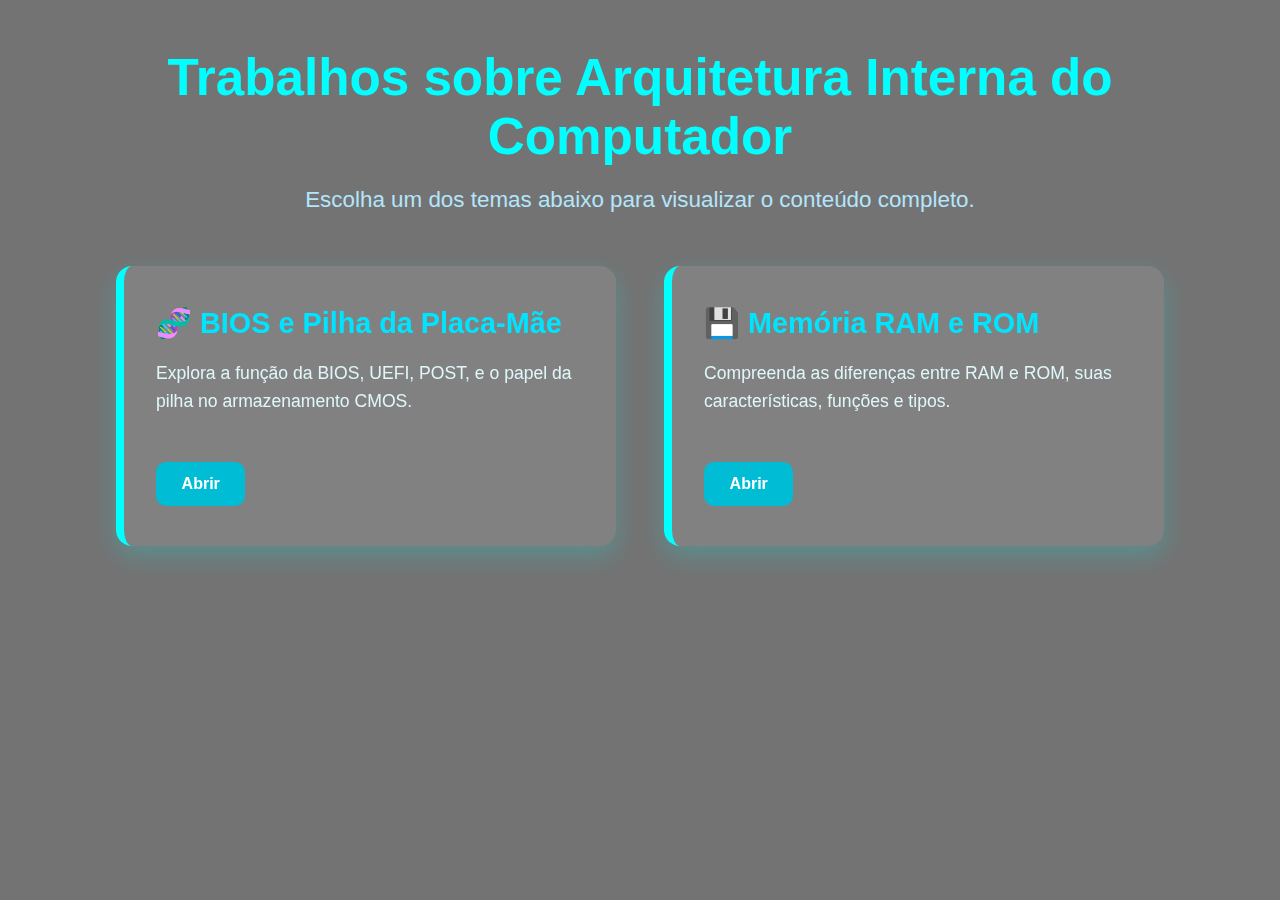
<file: index.html>
<!DOCTYPE html>
<html lang="pt">
<head>
  <meta charset="UTF-8" />
  <meta name="viewport" content="width=device-width, initial-scale=1.0"/>
  <title>Trabalhos de Memória</title>
  <link rel="stylesheet" href="/style.css" />
  <script src="/script.js" defer></script>
</head>
<body>
  <header>
    <h1>Trabalhos sobre Arquitetura Interna do Computador</h1>
    <p>Escolha um dos temas abaixo para visualizar o conteúdo completo.</p>
  </header>

  <main class="card-container">
    <div class="card" onclick="abrirTrabalho('/BiosPilha/BiosPilha.html')">
      <h2>🧬 BIOS e Pilha da Placa-Mãe</h2>
      <p>Explora a função da BIOS, UEFI, POST, e o papel da pilha no armazenamento CMOS.</p>
      <button>Abrir</button>
    </div>

    <div class="card" onclick="abrirTrabalho('/RamRom/RamRom.html')">
      <h2>💾 Memória RAM e ROM</h2>
      <p>Compreenda as diferenças entre RAM e ROM, suas características, funções e tipos.</p>
      <button>Abrir</button>
    </div>
  </main>
</body>
</html>
</file>
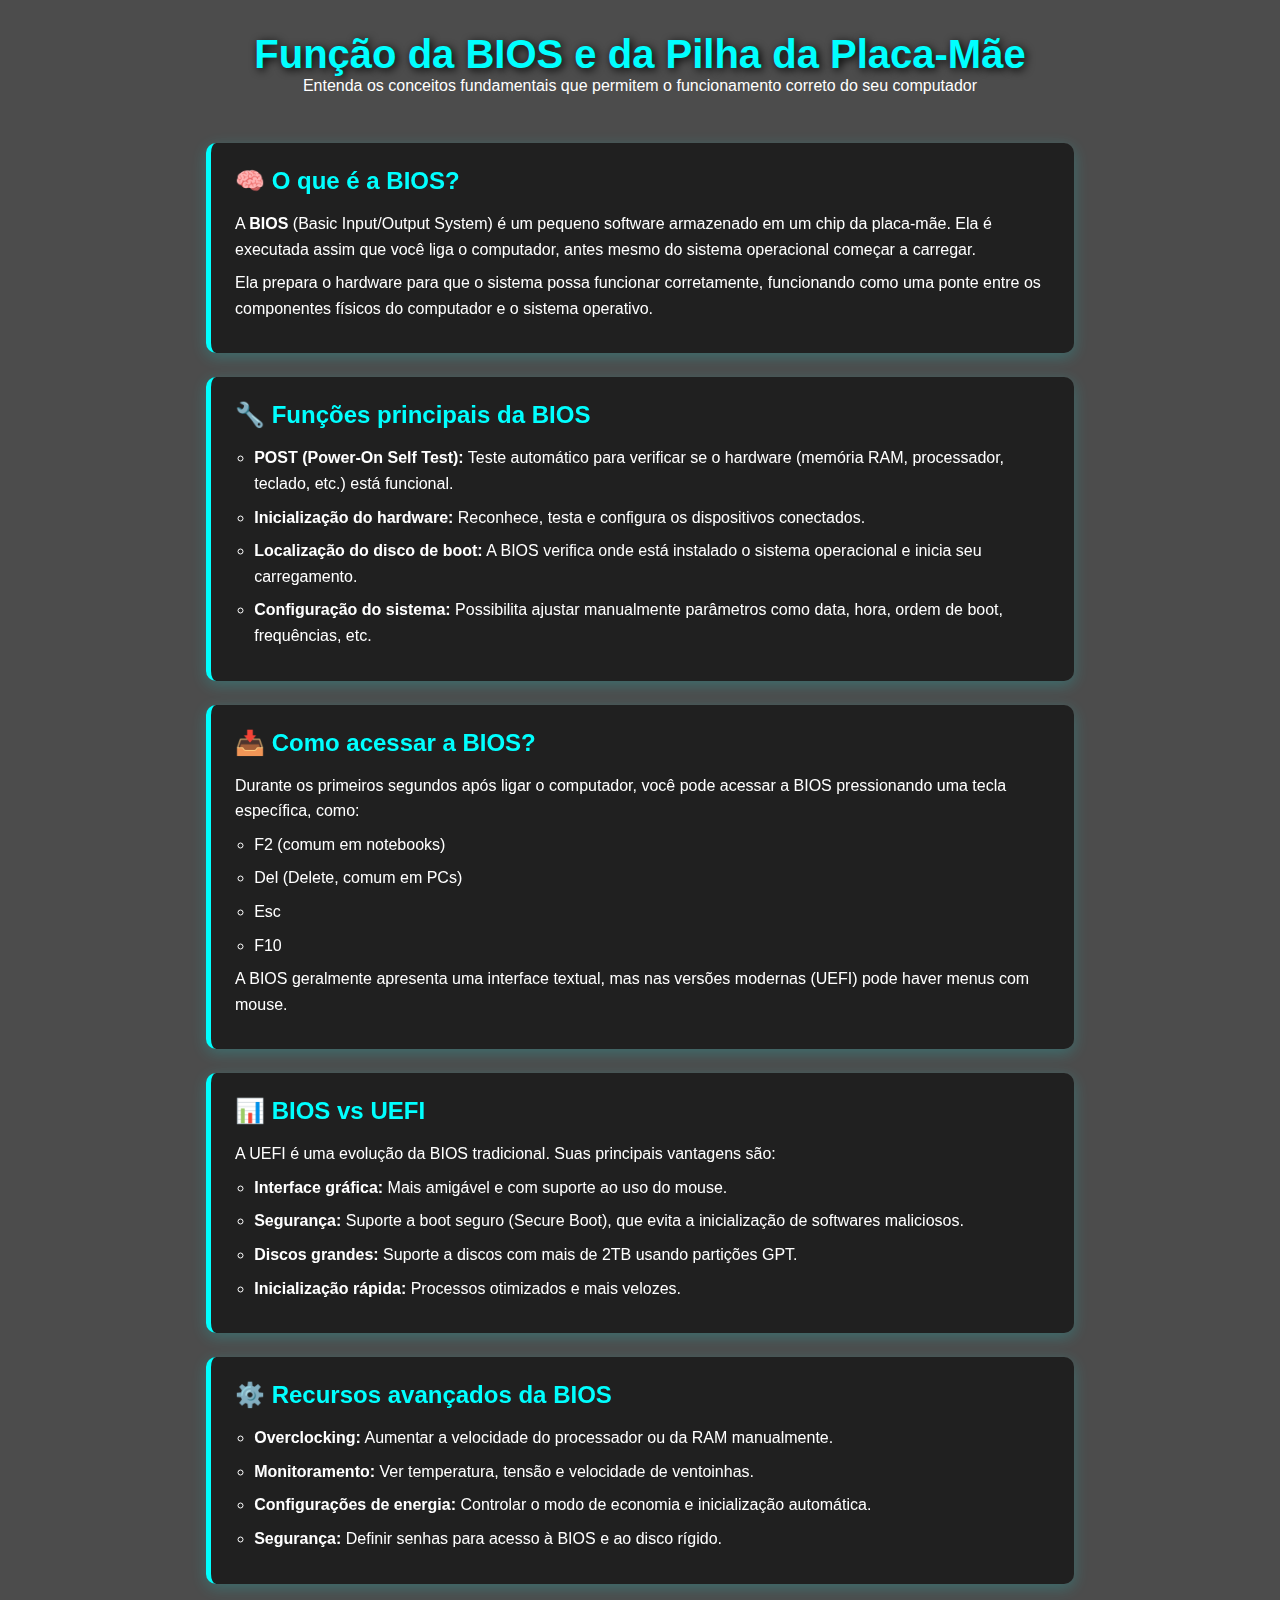
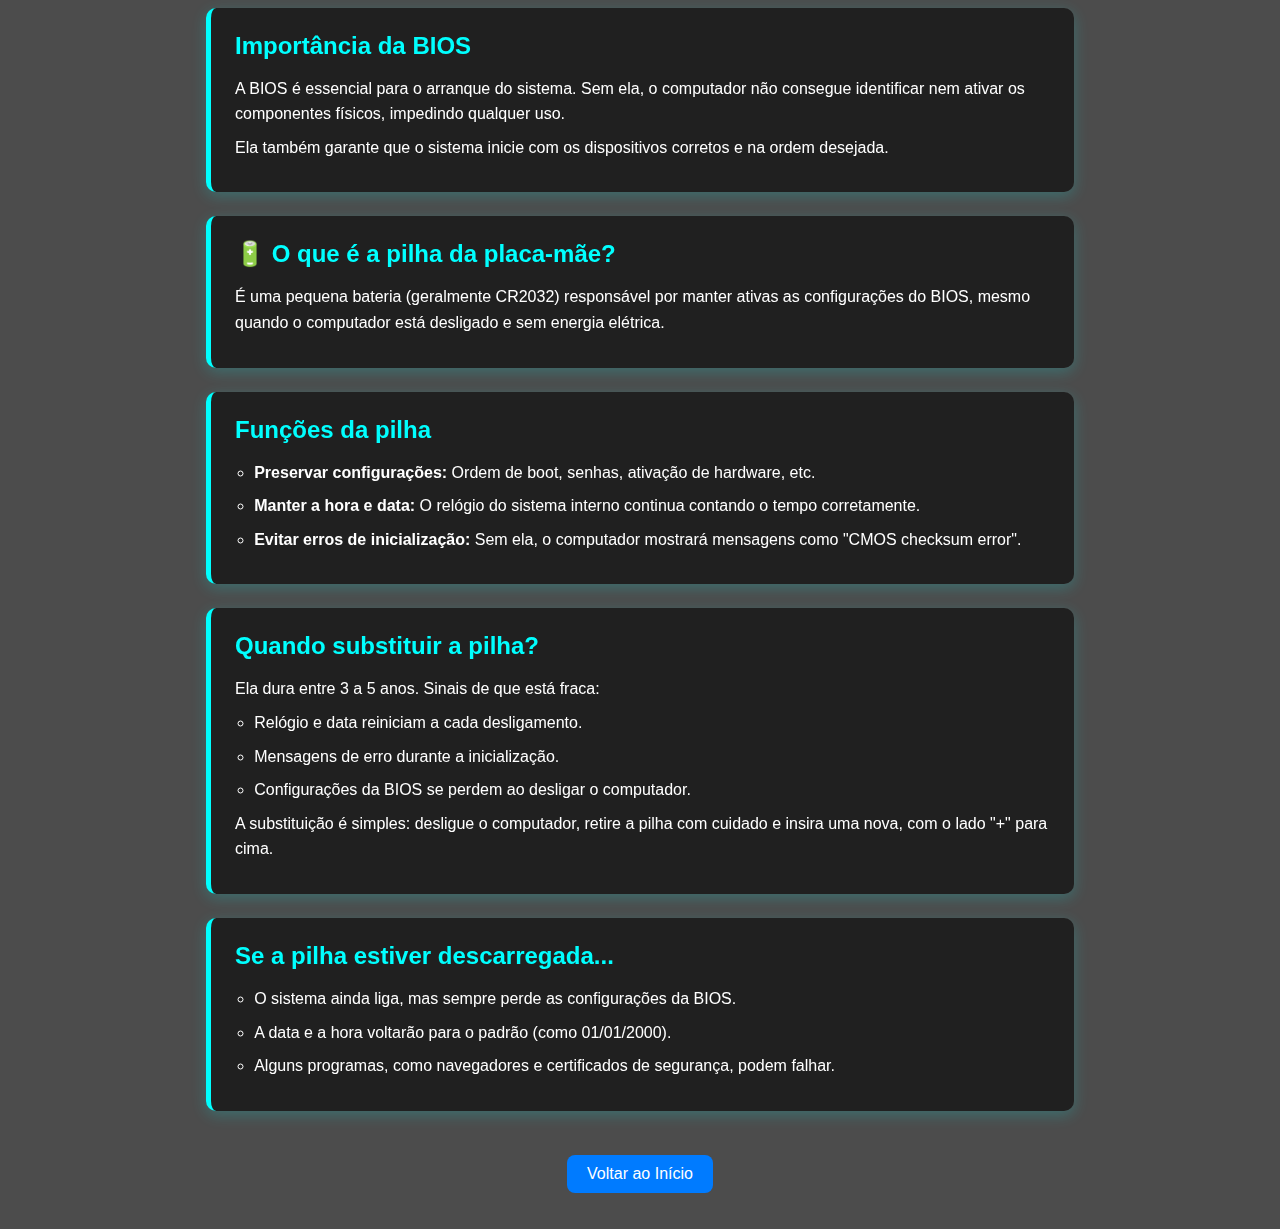
<file: BiosPilha/BiosPilha.html>
<!DOCTYPE html>
<html lang="pt">
<head>
  <meta charset="UTF-8" />
  <meta name="viewport" content="width=device-width, initial-scale=1.0"/>
  <title>Função da BIOS e da Pilha</title>
  <link rel="stylesheet" href="/BiosPilha/BiosPilha.css" />
  <script src="/BiosPilha/BiosPilha.js" defer></script>
</head>
<body>
  <header>
    <h1>Função da BIOS e da Pilha da Placa-Mãe</h1>
    <p>Entenda os conceitos fundamentais que permitem o funcionamento correto do seu computador</p>
  </header>

  <main class="container">
    <section class="card">
      <h2>🧠 O que é a BIOS?</h2>
      <p>A <strong>BIOS</strong> (Basic Input/Output System) é um pequeno software armazenado em um chip da placa-mãe. Ela é executada assim que você liga o computador, antes mesmo do sistema operacional começar a carregar.</p>
      <p>Ela prepara o hardware para que o sistema possa funcionar corretamente, funcionando como uma ponte entre os componentes físicos do computador e o sistema operativo.</p>
    </section>

    <section class="card">
      <h2>🔧 Funções principais da BIOS</h2>
      <ul>
        <li><strong>POST (Power-On Self Test):</strong> Teste automático para verificar se o hardware (memória RAM, processador, teclado, etc.) está funcional.</li>
        <li><strong>Inicialização do hardware:</strong> Reconhece, testa e configura os dispositivos conectados.</li>
        <li><strong>Localização do disco de boot:</strong> A BIOS verifica onde está instalado o sistema operacional e inicia seu carregamento.</li>
        <li><strong>Configuração do sistema:</strong> Possibilita ajustar manualmente parâmetros como data, hora, ordem de boot, frequências, etc.</li>
      </ul>
    </section>

    <section class="card">
      <h2>📥 Como acessar a BIOS?</h2>
      <p>Durante os primeiros segundos após ligar o computador, você pode acessar a BIOS pressionando uma tecla específica, como:</p>
      <ul>
        <li>F2 (comum em notebooks)</li>
        <li>Del (Delete, comum em PCs)</li>
        <li>Esc</li>
        <li>F10</li>
      </ul>
      <p>A BIOS geralmente apresenta uma interface textual, mas nas versões modernas (UEFI) pode haver menus com mouse.</p>
    </section>

    <section class="card">
      <h2>📊 BIOS vs UEFI</h2>
      <p>A UEFI é uma evolução da BIOS tradicional. Suas principais vantagens são:</p>
      <ul>
        <li><strong>Interface gráfica:</strong> Mais amigável e com suporte ao uso do mouse.</li>
        <li><strong>Segurança:</strong> Suporte a boot seguro (Secure Boot), que evita a inicialização de softwares maliciosos.</li>
        <li><strong>Discos grandes:</strong> Suporte a discos com mais de 2TB usando partições GPT.</li>
        <li><strong>Inicialização rápida:</strong> Processos otimizados e mais velozes.</li>
      </ul>
    </section>

    <section class="card">
      <h2>⚙️ Recursos avançados da BIOS</h2>
      <ul>
        <li><strong>Overclocking:</strong> Aumentar a velocidade do processador ou da RAM manualmente.</li>
        <li><strong>Monitoramento:</strong> Ver temperatura, tensão e velocidade de ventoinhas.</li>
        <li><strong>Configurações de energia:</strong> Controlar o modo de economia e inicialização automática.</li>
        <li><strong>Segurança:</strong> Definir senhas para acesso à BIOS e ao disco rígido.</li>
      </ul>
    </section>

    <section class="card">
      <h2>Importância da BIOS</h2>
      <p>A BIOS é essencial para o arranque do sistema. Sem ela, o computador não consegue identificar nem ativar os componentes físicos, impedindo qualquer uso.</p>
      <p>Ela também garante que o sistema inicie com os dispositivos corretos e na ordem desejada.</p>
    </section>

    <section class="card">
      <h2>🔋 O que é a pilha da placa-mãe?</h2>
      <p>É uma pequena bateria (geralmente CR2032) responsável por manter ativas as configurações do BIOS, mesmo quando o computador está desligado e sem energia elétrica.</p>
    </section>

    <section class="card">
      <h2>Funções da pilha</h2>
      <ul>
        <li><strong>Preservar configurações:</strong> Ordem de boot, senhas, ativação de hardware, etc.</li>
        <li><strong>Manter a hora e data:</strong> O relógio do sistema interno continua contando o tempo corretamente.</li>
        <li><strong>Evitar erros de inicialização:</strong> Sem ela, o computador mostrará mensagens como "CMOS checksum error".</li>
      </ul>
    </section>

    <section class="card">
      <h2>Quando substituir a pilha?</h2>
      <p>Ela dura entre 3 a 5 anos. Sinais de que está fraca:</p>
      <ul>
        <li>Relógio e data reiniciam a cada desligamento.</li>
        <li>Mensagens de erro durante a inicialização.</li>
        <li>Configurações da BIOS se perdem ao desligar o computador.</li>
      </ul>
      <p>A substituição é simples: desligue o computador, retire a pilha com cuidado e insira uma nova, com o lado "+" para cima.</p>
    </section>

    <section class="card">
      <h2>Se a pilha estiver descarregada...</h2>
      <ul>
        <li>O sistema ainda liga, mas sempre perde as configurações da BIOS.</li>
        <li>A data e a hora voltarão para o padrão (como 01/01/2000).</li>
        <li>Alguns programas, como navegadores e certificados de segurança, podem falhar.</li>
      </ul>
    </section>

    <button onclick="voltarParaInicio()" class="botao-voltar">Voltar ao Início</button>
  </main>
</body>
</html>
</file>
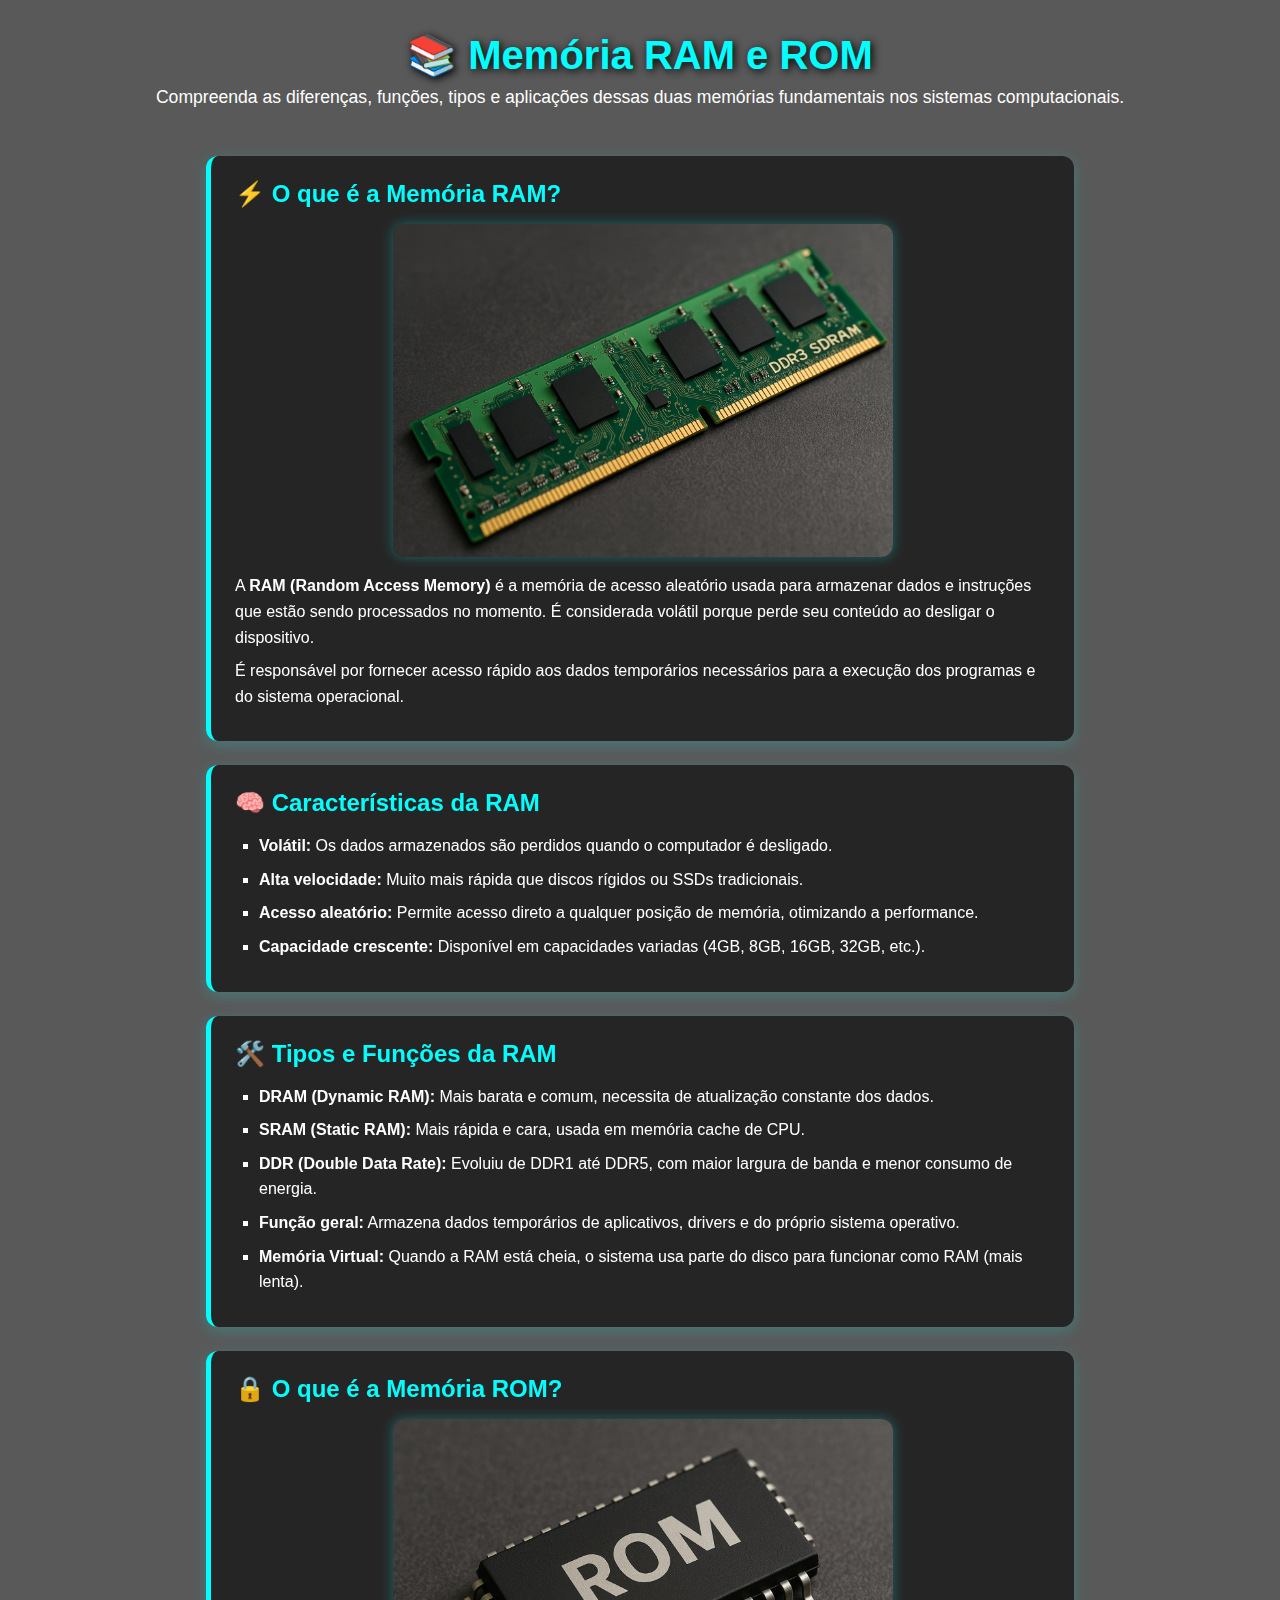
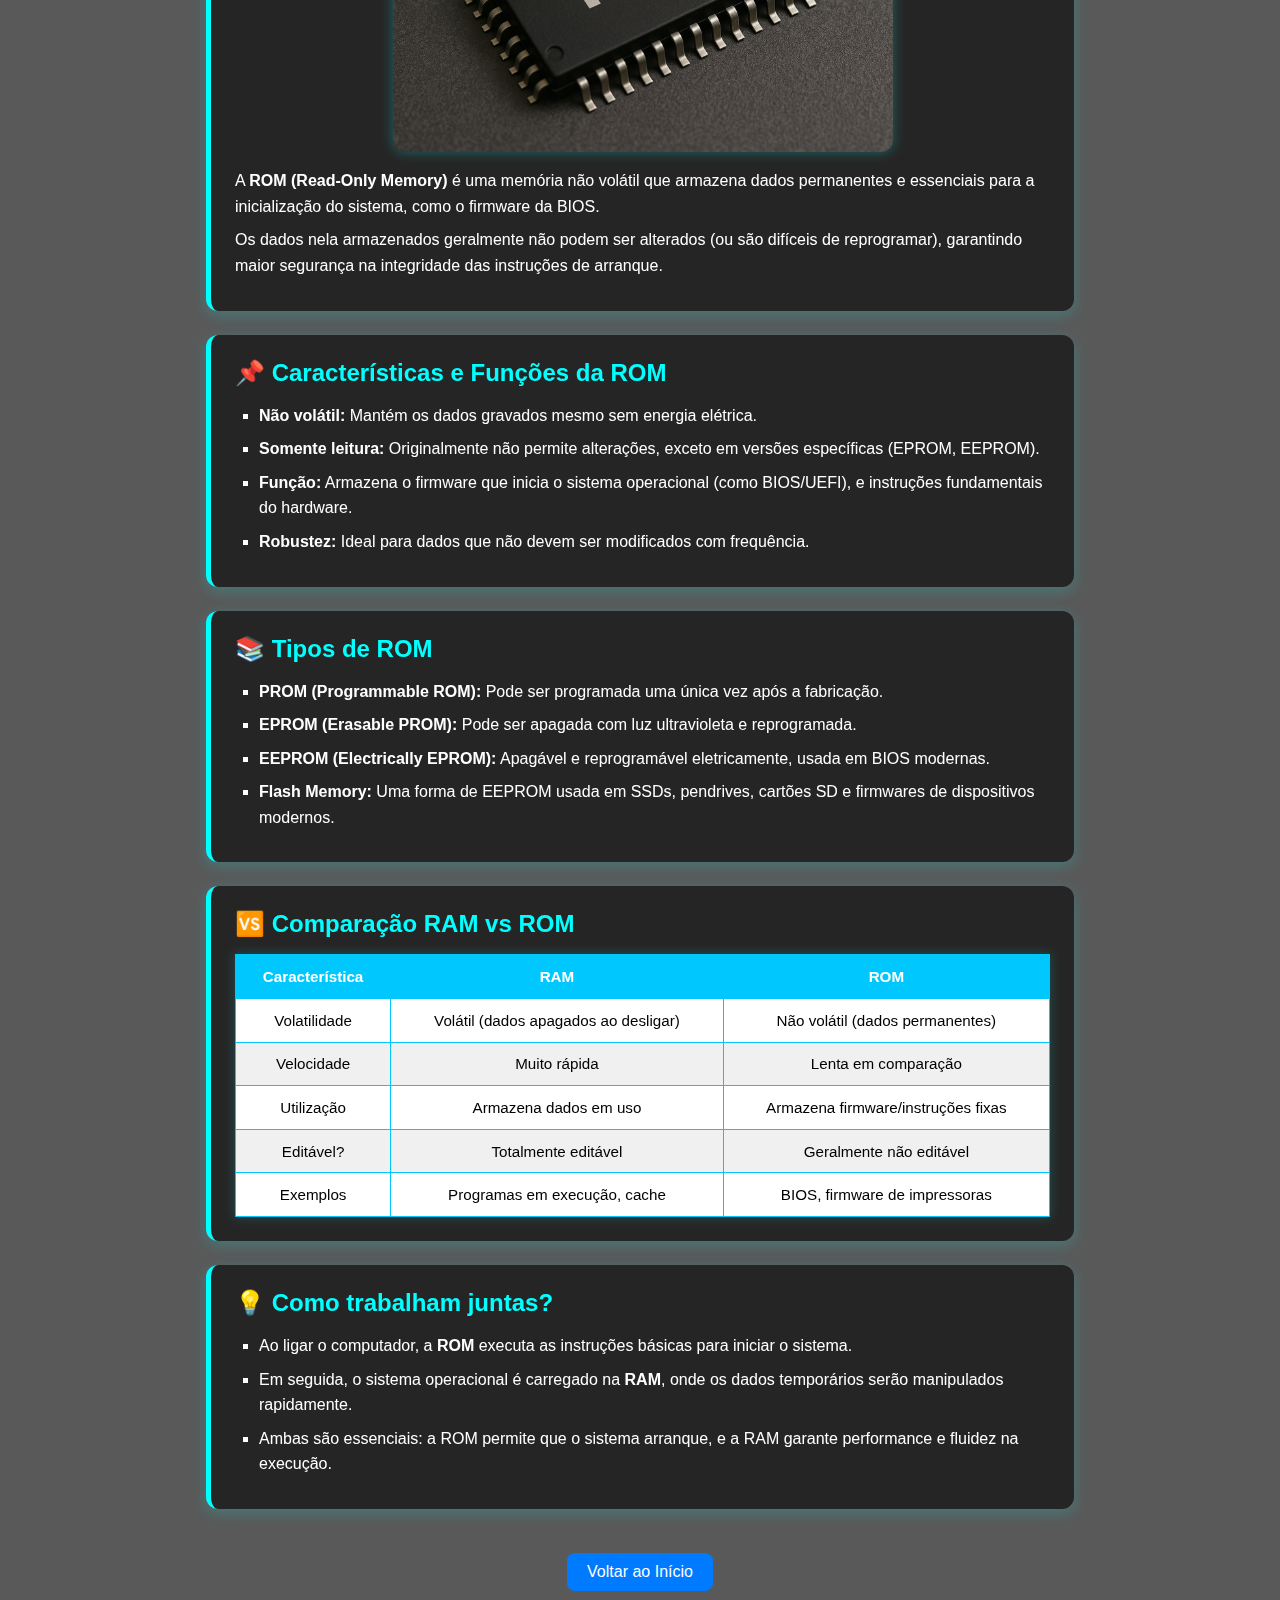
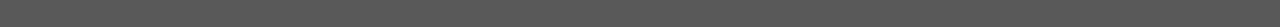
<file: RamRom/RamRom.html>
<!DOCTYPE html>
<html lang="pt">
<head>
  <meta charset="UTF-8" />
  <meta name="viewport" content="width=device-width, initial-scale=1.0"/>
  <title>Memória RAM e ROM</title>
  <link rel="stylesheet" href="/RamRom/RamRom.css" />
  <script src="/RamRom/RamRom.js" defer></script>
</head>
<body>
  <header>
    <h1>📚 Memória RAM e ROM</h1>
    <p>Compreenda as diferenças, funções, tipos e aplicações dessas duas memórias fundamentais nos sistemas computacionais.</p>
  </header>

  <main class="container">
    <section class="card">
      <h2>⚡ O que é a Memória RAM?</h2>
      <img src="/RamRom/img/ChatGPT Image 26_06_2025, 14_28_16.png" class="card-img" alt="Exemplo de memória RAM">
      <p>A <strong>RAM (Random Access Memory)</strong> é a memória de acesso aleatório usada para armazenar dados e instruções que estão sendo processados no momento. É considerada volátil porque perde seu conteúdo ao desligar o dispositivo.</p>
      <p>É responsável por fornecer acesso rápido aos dados temporários necessários para a execução dos programas e do sistema operacional.</p>
    </section>

    <section class="card">
      <h2>🧠 Características da RAM</h2>
      <ul>
        <li><strong>Volátil:</strong> Os dados armazenados são perdidos quando o computador é desligado.</li>
        <li><strong>Alta velocidade:</strong> Muito mais rápida que discos rígidos ou SSDs tradicionais.</li>
        <li><strong>Acesso aleatório:</strong> Permite acesso direto a qualquer posição de memória, otimizando a performance.</li>
        <li><strong>Capacidade crescente:</strong> Disponível em capacidades variadas (4GB, 8GB, 16GB, 32GB, etc.).</li>
      </ul>
    </section>

    <section class="card">
      <h2>🛠️ Tipos e Funções da RAM</h2>
      <ul>
        <li><strong>DRAM (Dynamic RAM):</strong> Mais barata e comum, necessita de atualização constante dos dados.</li>
        <li><strong>SRAM (Static RAM):</strong> Mais rápida e cara, usada em memória cache de CPU.</li>
        <li><strong>DDR (Double Data Rate):</strong> Evoluiu de DDR1 até DDR5, com maior largura de banda e menor consumo de energia.</li>
        <li><strong>Função geral:</strong> Armazena dados temporários de aplicativos, drivers e do próprio sistema operativo.</li>
        <li><strong>Memória Virtual:</strong> Quando a RAM está cheia, o sistema usa parte do disco para funcionar como RAM (mais lenta).</li>
      </ul>
    </section>

    <section class="card">
      <h2>🔒 O que é a Memória ROM?</h2>
      <img src="/RamRom/img/ChatGPT Image 26_06_2025, 14_28_43.png" class="card-img" alt="Exemplo de memória ROM">
      <p>A <strong>ROM (Read-Only Memory)</strong> é uma memória não volátil que armazena dados permanentes e essenciais para a inicialização do sistema, como o firmware da BIOS.</p>
      <p>Os dados nela armazenados geralmente não podem ser alterados (ou são difíceis de reprogramar), garantindo maior segurança na integridade das instruções de arranque.</p>
    </section>

    <section class="card">
      <h2>📌 Características e Funções da ROM</h2>
      <ul>
        <li><strong>Não volátil:</strong> Mantém os dados gravados mesmo sem energia elétrica.</li>
        <li><strong>Somente leitura:</strong> Originalmente não permite alterações, exceto em versões específicas (EPROM, EEPROM).</li>
        <li><strong>Função:</strong> Armazena o firmware que inicia o sistema operacional (como BIOS/UEFI), e instruções fundamentais do hardware.</li>
        <li><strong>Robustez:</strong> Ideal para dados que não devem ser modificados com frequência.</li>
      </ul>
    </section>

    <section class="card">
      <h2>📚 Tipos de ROM</h2>
      <ul>
        <li><strong>PROM (Programmable ROM):</strong> Pode ser programada uma única vez após a fabricação.</li>
        <li><strong>EPROM (Erasable PROM):</strong> Pode ser apagada com luz ultravioleta e reprogramada.</li>
        <li><strong>EEPROM (Electrically EPROM):</strong> Apagável e reprogramável eletricamente, usada em BIOS modernas.</li>
        <li><strong>Flash Memory:</strong> Uma forma de EEPROM usada em SSDs, pendrives, cartões SD e firmwares de dispositivos modernos.</li>
      </ul>
    </section>

    <section class="card">
      <h2>🆚 Comparação RAM vs ROM</h2>
      <table>
        <thead>
          <tr><th>Característica</th><th>RAM</th><th>ROM</th></tr>
        </thead>
        <tbody>
          <tr><td>Volatilidade</td><td>Volátil (dados apagados ao desligar)</td><td>Não volátil (dados permanentes)</td></tr>
          <tr><td>Velocidade</td><td>Muito rápida</td><td>Lenta em comparação</td></tr>
          <tr><td>Utilização</td><td>Armazena dados em uso</td><td>Armazena firmware/instruções fixas</td></tr>
          <tr><td>Editável?</td><td>Totalmente editável</td><td>Geralmente não editável</td></tr>
          <tr><td>Exemplos</td><td>Programas em execução, cache</td><td>BIOS, firmware de impressoras</td></tr>
        </tbody>
      </table>
    </section>

    <section class="card">
      <h2>💡 Como trabalham juntas?</h2>
      <ul>
        <li>Ao ligar o computador, a <strong>ROM</strong> executa as instruções básicas para iniciar o sistema.</li>
        <li>Em seguida, o sistema operacional é carregado na <strong>RAM</strong>, onde os dados temporários serão manipulados rapidamente.</li>
        <li>Ambas são essenciais: a ROM permite que o sistema arranque, e a RAM garante performance e fluidez na execução.</li>
      </ul>
    </section>

    <button onclick="voltarParaInicio()" class="botao-voltar">Voltar ao Início</button>
  </main>
</body>
</html>
</file>
<file: style.css>
* {
  margin: 0;
  padding: 0;
  box-sizing: border-box;
}

body {
  font-family: 'Segoe UI', sans-serif;
  background: url('https://img.freepik.com/vetores-gratis/padrao-sem-emenda-escuro-de-luxo_1048-10342.jpg?semt=ais_hybrid&w=740') no-repeat center center fixed;
  background-size: cover;
  color: rgb(0, 0, 0);
  min-height: 100vh;
  padding: 3rem 2rem;
  display: flex;
  flex-direction: column;
  align-items: center;
  position: relative;
}

/* Overlay escuro para legibilidade */
body::before {
  content: '';
  position: absolute;
  inset: 0;
  background-color: rgba(0, 0, 0, 0.548); /* Escurece o fundo */
  z-index: -1;
}


header {
  text-align: center;
  margin-bottom: 3rem;
  max-width: 1000px;
}

header h1 {
  font-size: 3.2rem;
  color: #00ffff;
}

header p {
  margin-top: 1rem;
  font-size: 1.4rem;
  color: #b3e5fc;
  line-height: 1.6;
}

.card-container {
  display: flex;
  flex-wrap: wrap;
  justify-content: center;
  gap: 3rem;
  width: 100%;
  max-width: 1200px;
}

.card {
  background: rgba(255, 255, 255, 0.1);
  border-left: 8px solid #00ffff;
  border-radius: 16px;
  padding: 2.5rem 2rem;
  width: 500px;
  min-height: 280px;
  text-align: left;
  backdrop-filter: blur(10px);
  box-shadow: 0 10px 24px rgba(0, 255, 255, 0.2);
  transition: transform 0.3s ease, box-shadow 0.3s ease;
  cursor: pointer;
  display: flex;
  flex-direction: column;
  justify-content: space-between;
}

.card:hover {
  transform: translateY(-8px);
  box-shadow: 0 16px 32px rgba(0, 255, 255, 0.3);
}

.card h2 {
  margin-bottom: 1.2rem;
  font-size: 1.8rem;
  color: #00e5ff;
}

.card p {
  font-size: 1.1rem;
  color: #e0f7fa;
  line-height: 1.6;
  flex-grow: 1;
}

.card button {
  margin-top: 1.5rem;
  padding: 0.8rem 1.6rem;
  background-color: #00bcd4;
  border: none;
  border-radius: 10px;
  font-size: 1rem;
  color: white;
  font-weight: bold;
  cursor: pointer;
  transition: background 0.3s ease;
  align-self: flex-start;
}

.card button:hover {
  background-color: #0097a7;
}
</file>
<file: RamRom/RamRom.css>
* {
  margin: 0;
  padding: 0;
  box-sizing: border-box;
}

body {
  font-family: 'Segoe UI', sans-serif;
  background: url('https://tse3.mm.bing.net/th?id=OIP.h_0M6uT4vhCAFBiTYtwvzAHaE7&pid=Api&P=0&h=220') no-repeat center center fixed;
  background-size: cover;
  min-height: 100vh;
  color: white;
  position: relative;
  overflow-x: hidden;
}

body::before {
  content: '';
  position: absolute;
  inset: 0;
  background-color: rgba(0, 0, 0, 0.65);
  z-index: -1;
}

header {
  text-align: center;
  padding: 2rem;
  animation: fadeIn 1s ease-in-out;
}

header h1 {
  font-size: 2.5rem;
  color: cyan;
  text-shadow: 2px 2px 8px black;
}

header p {
  color: white;
  margin-top: 0.5rem;
  font-size: 1.1rem;
}

.container {
  max-width: 900px;
  margin: auto;
  padding: 1rem;
  display: flex;
  flex-direction: column;
  gap: 1.5rem;
}

.card {
  background: rgba(0, 0, 0, 0.575);
  border-left: 5px solid cyan;
  border-radius: 12px;
  padding: 1.5rem;
  backdrop-filter: blur(4px);
  box-shadow: 0 4px 15px rgba(0, 255, 255, 0.2);
  transition: transform 0.3s ease;
  animation: slideUp 0.5s ease;
}

.card:hover {
  transform: translateY(-5px);
  box-shadow: 0 6px 20px rgba(0, 255, 255, 0.4);
}

.card h2 {
  color: #00ffff;
  margin-bottom: 1rem;
}

.card p, .card li {
  line-height: 1.6;
  margin-bottom: 0.5rem;
}

.card ul {
  list-style-type: square;
  padding-left: 1.5rem;
}

.card-img {
  width: 100%;
  max-width: 500px;
  border-radius: 12px;
  margin: 1rem auto;
  display: block;
  box-shadow: 0 0 12px rgba(0, 255, 255, 0.3);
}

/* Tabela */
table {
  width: 100%;
  margin-top: 1rem;
  border-collapse: collapse;
  background: white;
  color: #000;
  box-shadow: 0 0 10px rgba(0, 255, 255, 0.2);
}

th, td {
  border: 1px solid #00c8ff;
  padding: 0.8rem;
  text-align: center;
  font-size: 0.95rem;
}

th {
  background-color: #00c8ff;
  color: white;
}

tr:nth-child(even) {
  background-color: #f0f0f0;
}

/* Animações */
@keyframes fadeIn {
  from { opacity: 0; transform: translateY(-20px); }
  to   { opacity: 1; transform: translateY(0); }
}

@keyframes slideUp {
  from { opacity: 0; transform: translateY(30px); }
  to   { opacity: 1; transform: translateY(0); }
}

.botao-voltar {
  background-color: #007bff;
  color: white;
  border: none;
  padding: 10px 20px;
  border-radius: 8px;
  font-size: 16px;
  cursor: pointer;
  transition: background-color 0.3s;
  margin: 20px;
  display: block;
  margin-left: auto;
  margin-right: auto;
}

.botao-voltar:hover {
  background-color: #0056b3;
}
</file>
<file: BiosPilha/BiosPilha.css>
/* Reset */
* {
  margin: 0;
  padding: 0;
  box-sizing: border-box;
}

body {
  font-family: 'Segoe UI', sans-serif;
  background: url('https://tse2.mm.bing.net/th?id=OIP.dKtYkv2iL-qeZLiQyeIlCgHaEK&pid=Api&P=0&h=220') no-repeat center center fixed;
  background-size: cover;
  min-height: 100vh;
  color: white;
  position: relative;
  overflow-x: hidden;
}

body::before {
  content: '';
  position: absolute;
  inset: 0;
  background-color: rgba(0, 0, 0, 0.7);
  z-index: -1;
}

header {
  text-align: center;
  padding: 2rem;
  animation: fadeDown 1s ease-in-out;
}

header h1 {
  font-size: 2.5rem;
  color: cyan;
  text-shadow: 2px 2px 8px black;
}

.container {
  max-width: 900px;
  margin: auto;
  padding: 1rem;
  display: flex;
  flex-direction: column;
  gap: 1.5rem;
}

.card {
  background: rgba(0, 0, 0, 0.575);
  border-left: 5px solid cyan;
  border-radius: 10px;
  padding: 1.5rem;
  box-shadow: 0 4px 15px rgba(0, 255, 255, 0.2);
  backdrop-filter: blur(4px);
  animation: slideUp 0.6s ease;
  transition: transform 0.3s ease;
}

.card:hover {
  transform: translateY(-5px);
  box-shadow: 0 6px 20px rgba(0, 255, 255, 0.4);
}

.card h2 {
  color: #00ffff;
  margin-bottom: 1rem;
}

.card p, .card li {
  line-height: 1.6;
  margin-bottom: 0.5rem;
}

.card ul {
  list-style-type: circle;
  padding-left: 1.2rem;
}

/* Animações */
@keyframes fadeDown {
  from {
    opacity: 0;
    transform: translateY(-20px);
  }
  to {
    opacity: 1;
    transform: translateY(0);
  }
}

@keyframes slideUp {
  from {
    opacity: 0;
    transform: translateY(30px);
  }
  to {
    opacity: 1;
    transform: translateY(0);
  }
}

.botao-voltar {
  background-color: #007bff;
  color: white;
  border: none;
  padding: 10px 20px;
  border-radius: 8px;
  font-size: 16px;
  cursor: pointer;
  transition: background-color 0.3s;
  margin: 20px;
  display: block;
  margin-left: auto;
  margin-right: auto;
}

.botao-voltar:hover {
  background-color: #0056b3;
}
</file>
